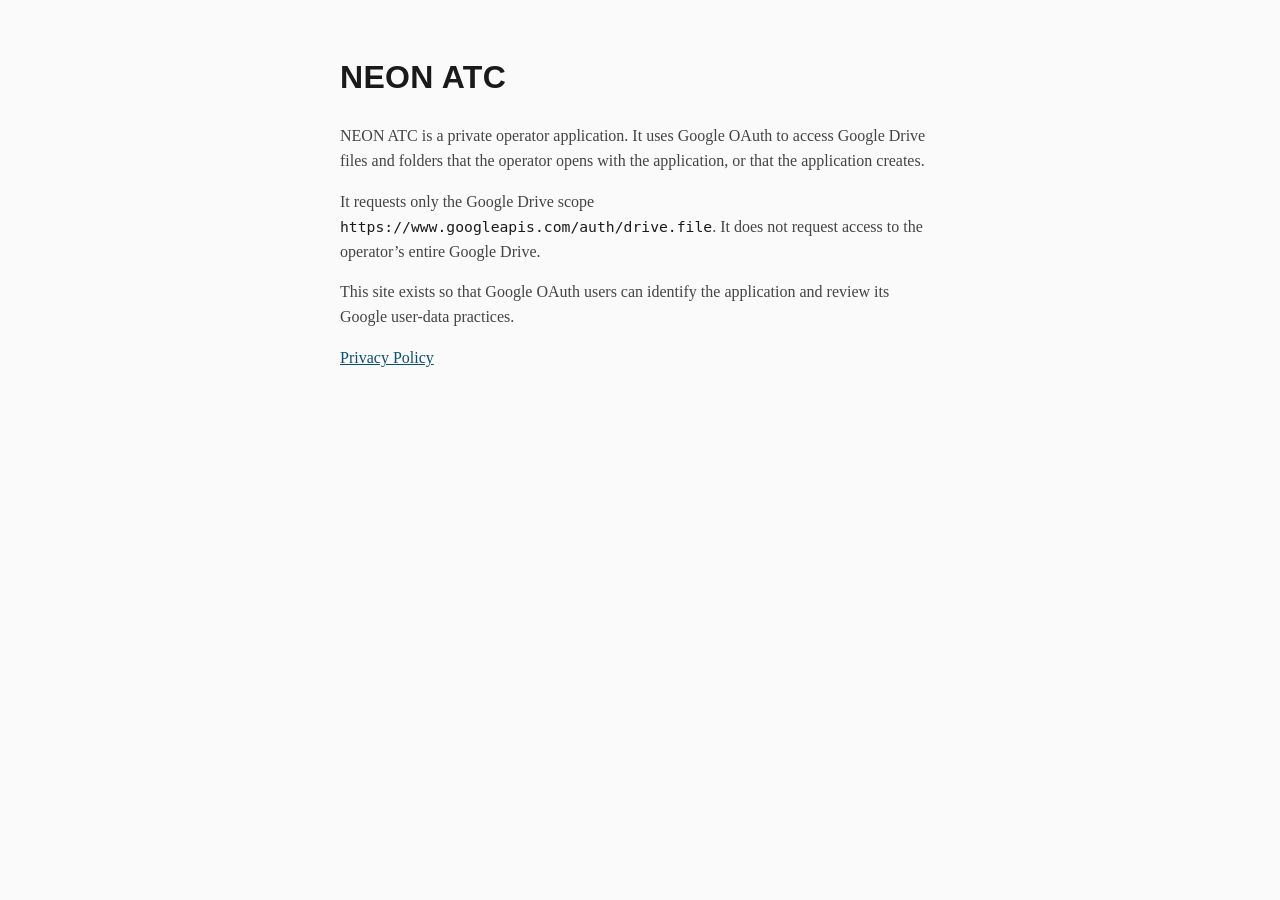
<file: index.html>
<!DOCTYPE html>
<html lang="en-AU">
<head>
  <meta charset="utf-8" />
  <meta name="viewport" content="width=device-width, initial-scale=1" />
  <title>NEON ATC</title>
  <meta name="description" content="NEON ATC — Google Drive file access for a private operator application." />
  <meta name="robots" content="noindex,nofollow" />
  <link rel="stylesheet" href="styles.css" />
</head>
<body>
  <main>
    <h1>NEON ATC</h1>
    <p>
      NEON ATC is a private operator application. It uses Google OAuth to access
      Google Drive files and folders that the operator opens with the application,
      or that the application creates.
    </p>
    <p>
      It requests only the Google Drive scope
      <code>https://www.googleapis.com/auth/drive.file</code>.
      It does not request access to the operator’s entire Google Drive.
    </p>
    <p>
      This site exists so that Google OAuth users can identify the application and
      review its Google user-data practices.
    </p>
    <p><a href="/privacy/">Privacy Policy</a></p>
  </main>
</body>
</html>
</file>
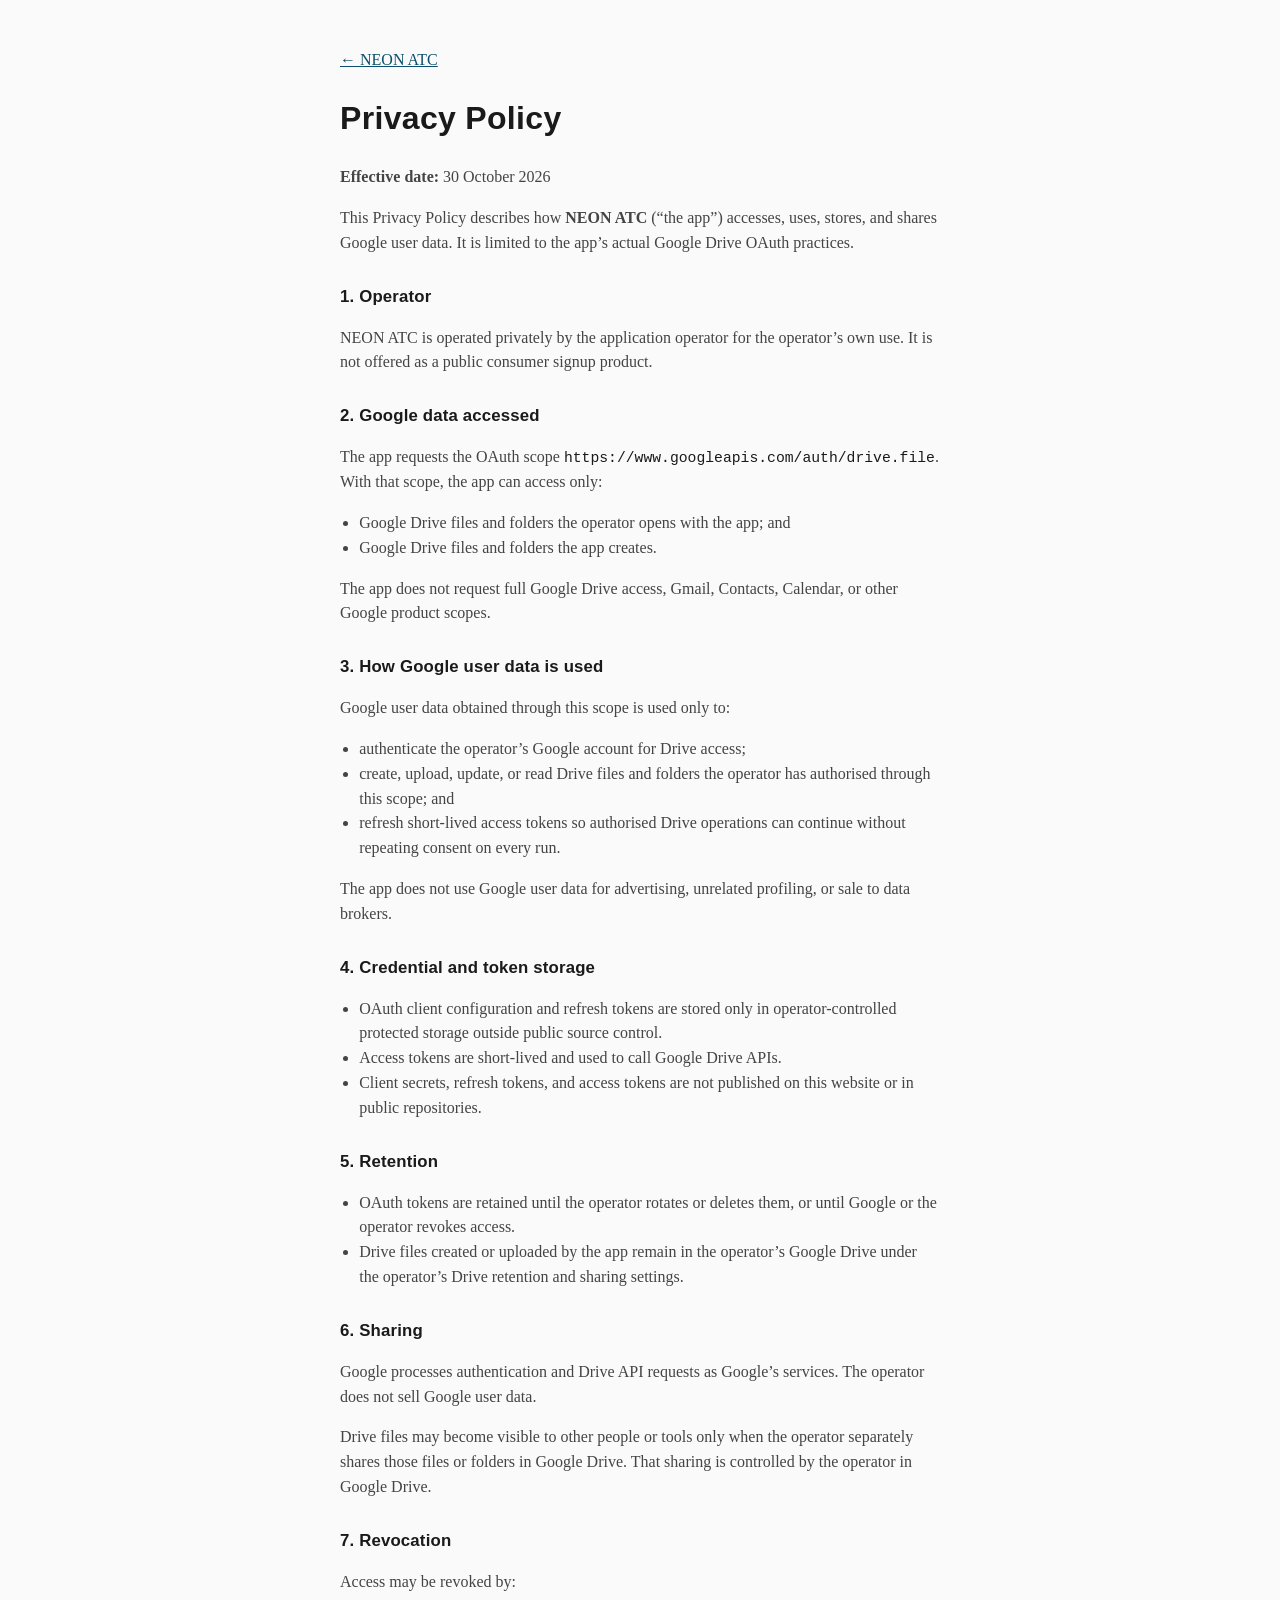
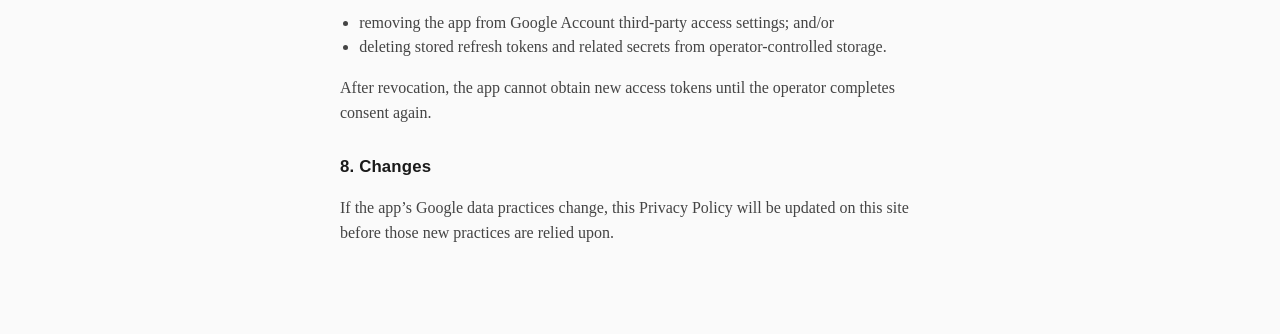
<file: privacy/index.html>
<!DOCTYPE html>
<html lang="en-AU">
<head>
  <meta charset="utf-8" />
  <meta name="viewport" content="width=device-width, initial-scale=1" />
  <title>Privacy Policy — NEON ATC</title>
  <meta name="description" content="Privacy Policy for NEON ATC Google Drive OAuth access." />
  <meta name="robots" content="noindex,nofollow" />
  <link rel="stylesheet" href="../styles.css" />
</head>
<body>
  <main>
    <p><a href="/">← NEON ATC</a></p>
    <h1>Privacy Policy</h1>
    <p><strong>Effective date:</strong> 30 October 2026</p>
    <p>
      This Privacy Policy describes how <strong>NEON ATC</strong> (“the app”)
      accesses, uses, stores, and shares Google user data. It is limited to the
      app’s actual Google Drive OAuth practices.
    </p>

    <h2>1. Operator</h2>
    <p>
      NEON ATC is operated privately by the application operator for the
      operator’s own use. It is not offered as a public consumer signup product.
    </p>

    <h2>2. Google data accessed</h2>
    <p>
      The app requests the OAuth scope
      <code>https://www.googleapis.com/auth/drive.file</code>.
      With that scope, the app can access only:
    </p>
    <ul>
      <li>Google Drive files and folders the operator opens with the app; and</li>
      <li>Google Drive files and folders the app creates.</li>
    </ul>
    <p>
      The app does not request full Google Drive access, Gmail, Contacts, Calendar,
      or other Google product scopes.
    </p>

    <h2>3. How Google user data is used</h2>
    <p>Google user data obtained through this scope is used only to:</p>
    <ul>
      <li>authenticate the operator’s Google account for Drive access;</li>
      <li>create, upload, update, or read Drive files and folders the operator has
          authorised through this scope; and</li>
      <li>refresh short-lived access tokens so authorised Drive operations can
          continue without repeating consent on every run.</li>
    </ul>
    <p>
      The app does not use Google user data for advertising, unrelated profiling,
      or sale to data brokers.
    </p>

    <h2>4. Credential and token storage</h2>
    <ul>
      <li>OAuth client configuration and refresh tokens are stored only in
          operator-controlled protected storage outside public source control.</li>
      <li>Access tokens are short-lived and used to call Google Drive APIs.</li>
      <li>Client secrets, refresh tokens, and access tokens are not published on
          this website or in public repositories.</li>
    </ul>

    <h2>5. Retention</h2>
    <ul>
      <li>OAuth tokens are retained until the operator rotates or deletes them, or
          until Google or the operator revokes access.</li>
      <li>Drive files created or uploaded by the app remain in the operator’s Google
          Drive under the operator’s Drive retention and sharing settings.</li>
    </ul>

    <h2>6. Sharing</h2>
    <p>
      Google processes authentication and Drive API requests as Google’s services.
      The operator does not sell Google user data.
    </p>
    <p>
      Drive files may become visible to other people or tools only when the
      operator separately shares those files or folders in Google Drive. That
      sharing is controlled by the operator in Google Drive.
    </p>

    <h2>7. Revocation</h2>
    <p>Access may be revoked by:</p>
    <ul>
      <li>removing the app from Google Account third-party access settings; and/or</li>
      <li>deleting stored refresh tokens and related secrets from operator-controlled
          storage.</li>
    </ul>
    <p>
      After revocation, the app cannot obtain new access tokens until the operator
      completes consent again.
    </p>

    <h2>8. Changes</h2>
    <p>
      If the app’s Google data practices change, this Privacy Policy will be updated
      on this site before those new practices are relied upon.
    </p>
  </main>
</body>
</html>
</file>
<file: styles.css>
:root {
  color-scheme: light;
  --ink: #1a1a1a;
  --muted: #444;
  --line: #ddd;
  --bg: #fafafa;
}

* { box-sizing: border-box; }

body {
  margin: 0;
  font-family: Georgia, "Times New Roman", serif;
  line-height: 1.55;
  color: var(--ink);
  background: var(--bg);
}

main {
  max-width: 40rem;
  margin: 0 auto;
  padding: 2rem 1.25rem 3rem;
}

h1, h2 {
  font-family: Helvetica, Arial, sans-serif;
  letter-spacing: 0.01em;
}

h2 {
  margin-top: 1.75rem;
  font-size: 1.05rem;
}

p, li { color: var(--muted); }

a { color: #0b4f6c; }

code {
  font-family: ui-monospace, SFMono-Regular, Menlo, Consolas, monospace;
  font-size: 0.92em;
  color: var(--ink);
}

ul { padding-left: 1.2rem; }
</file>
